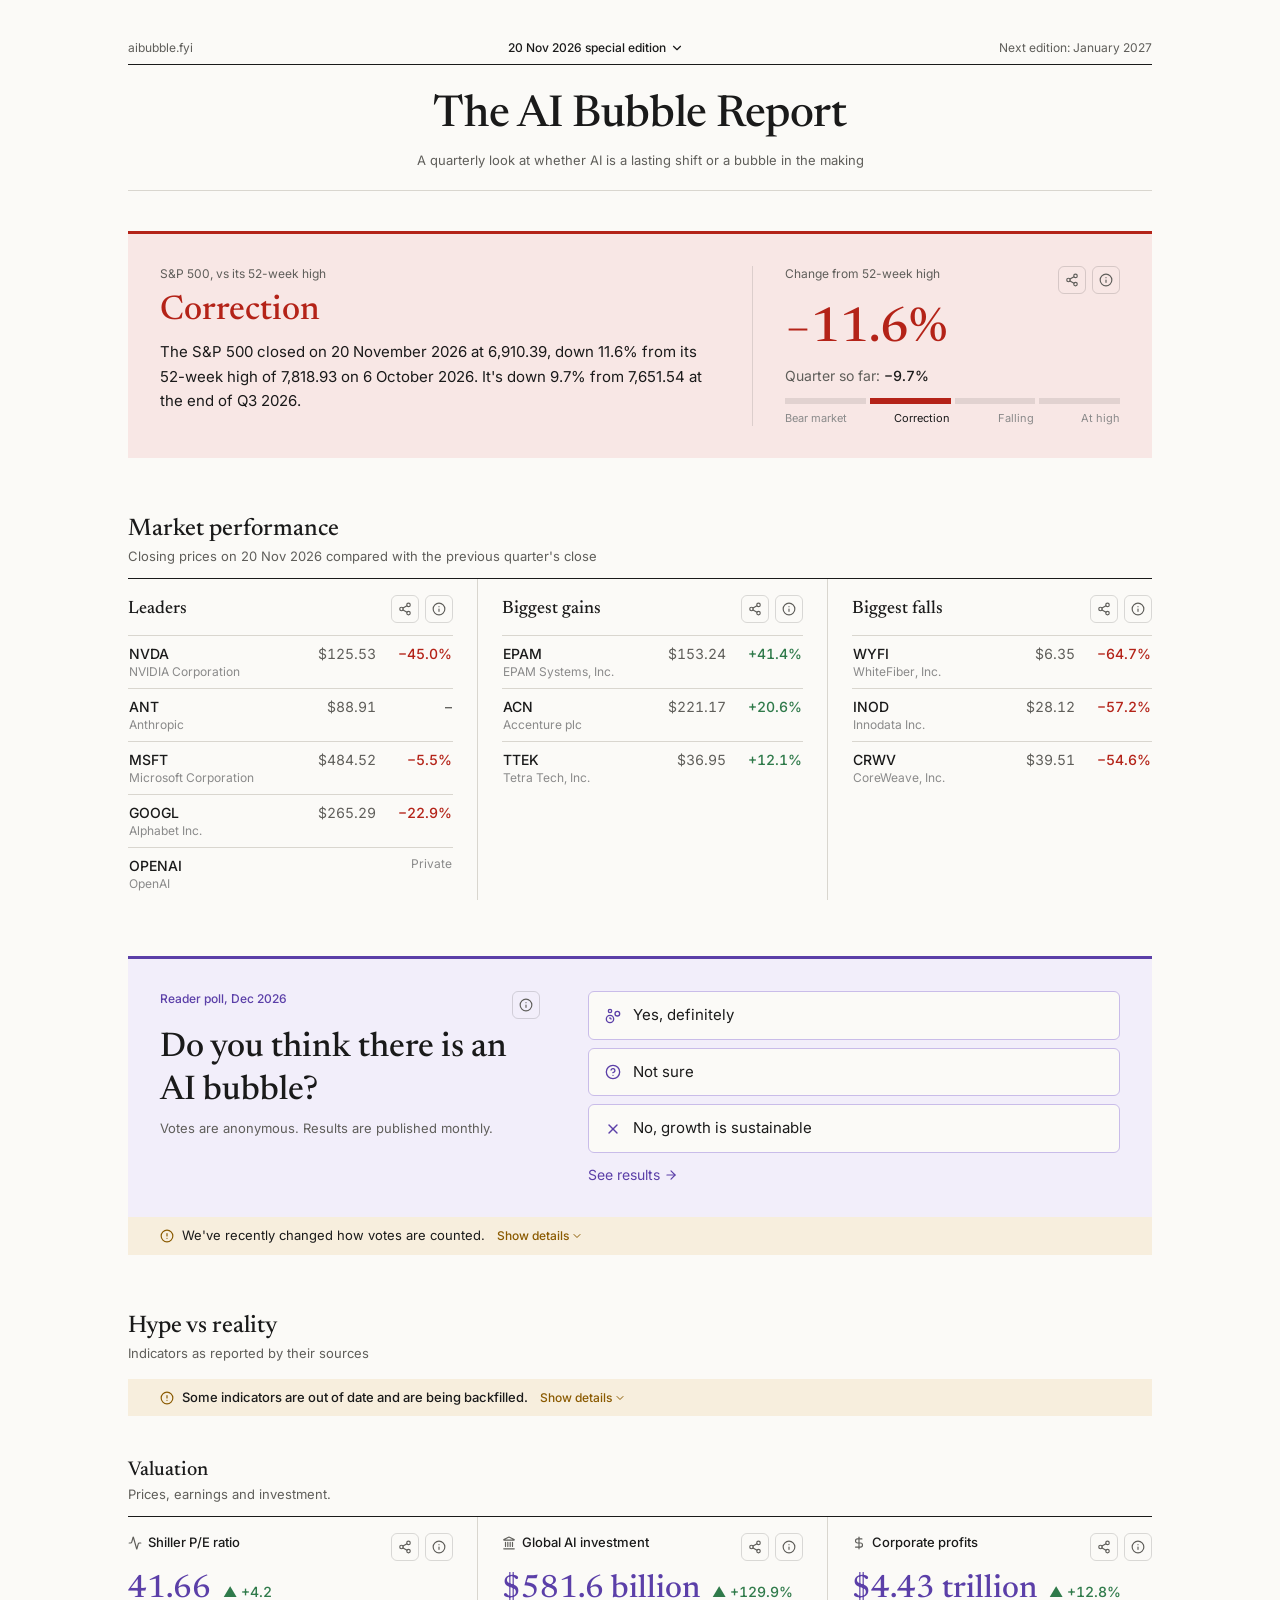
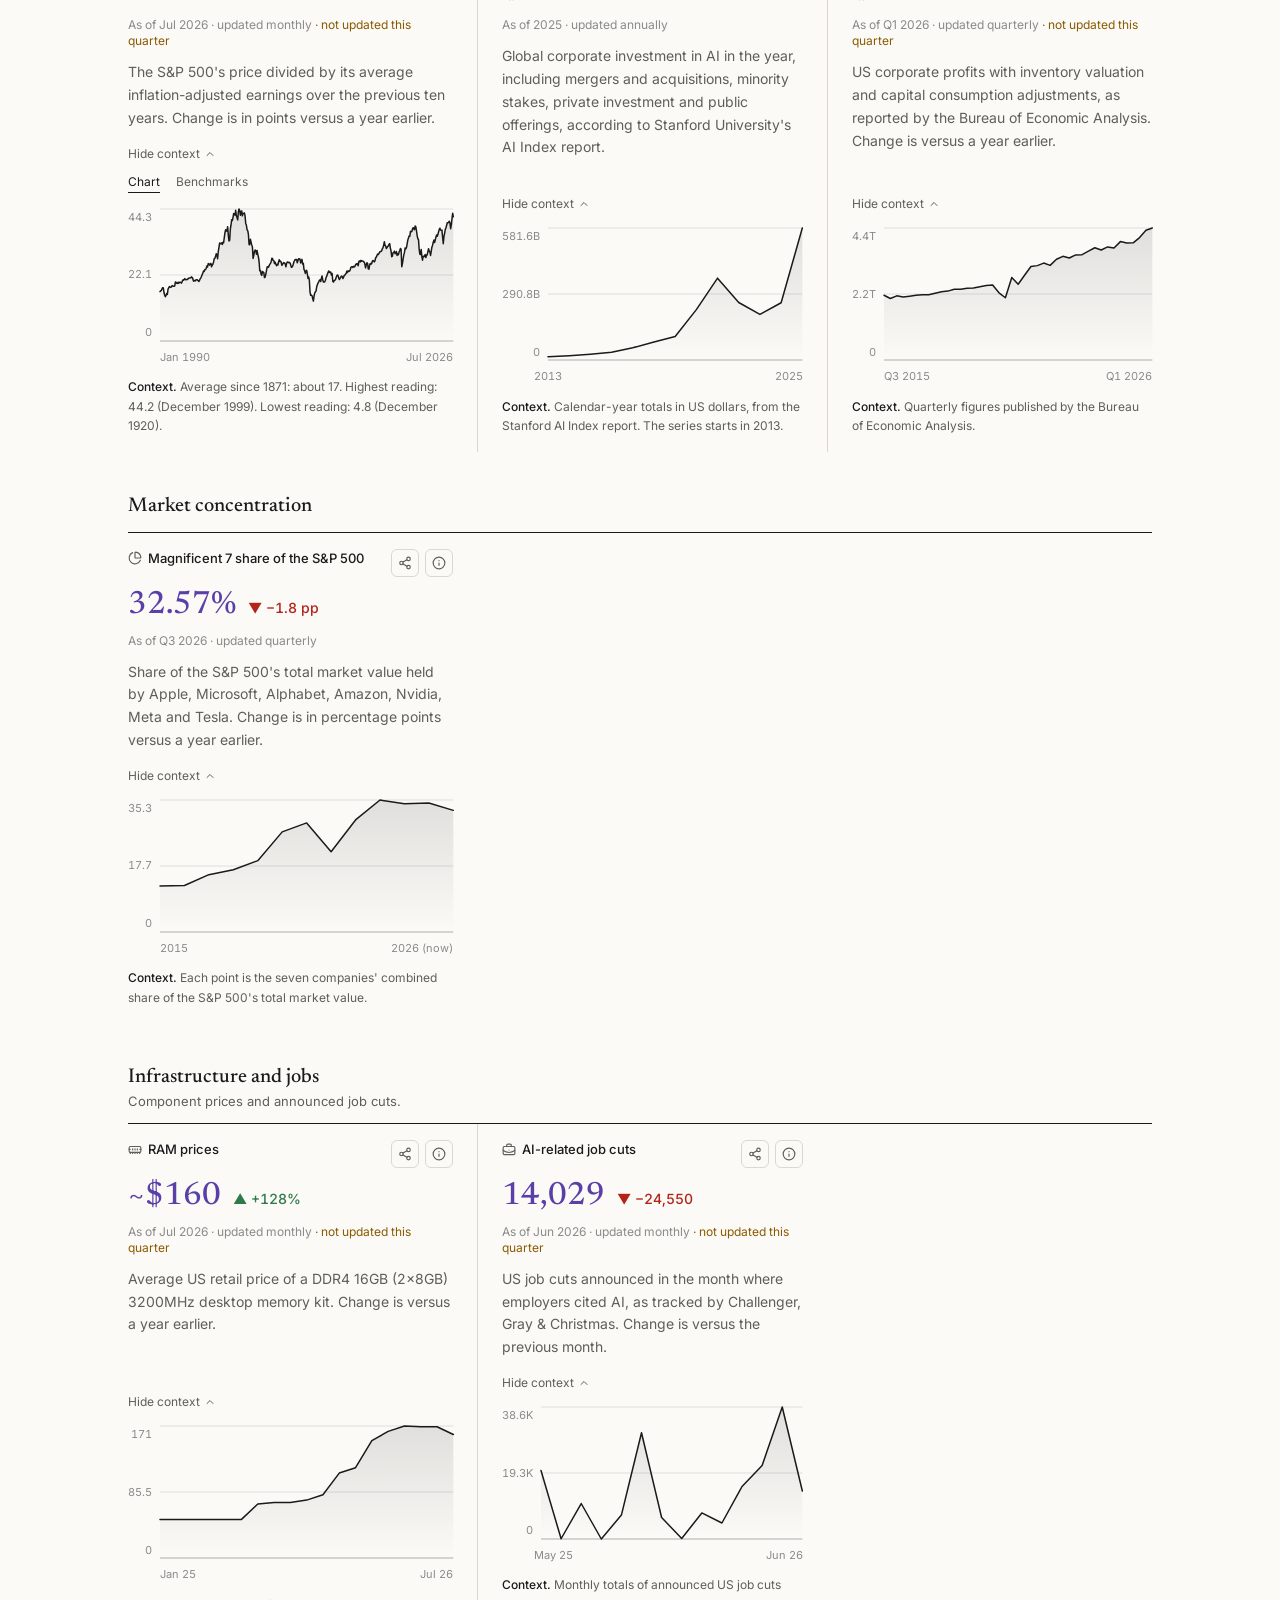
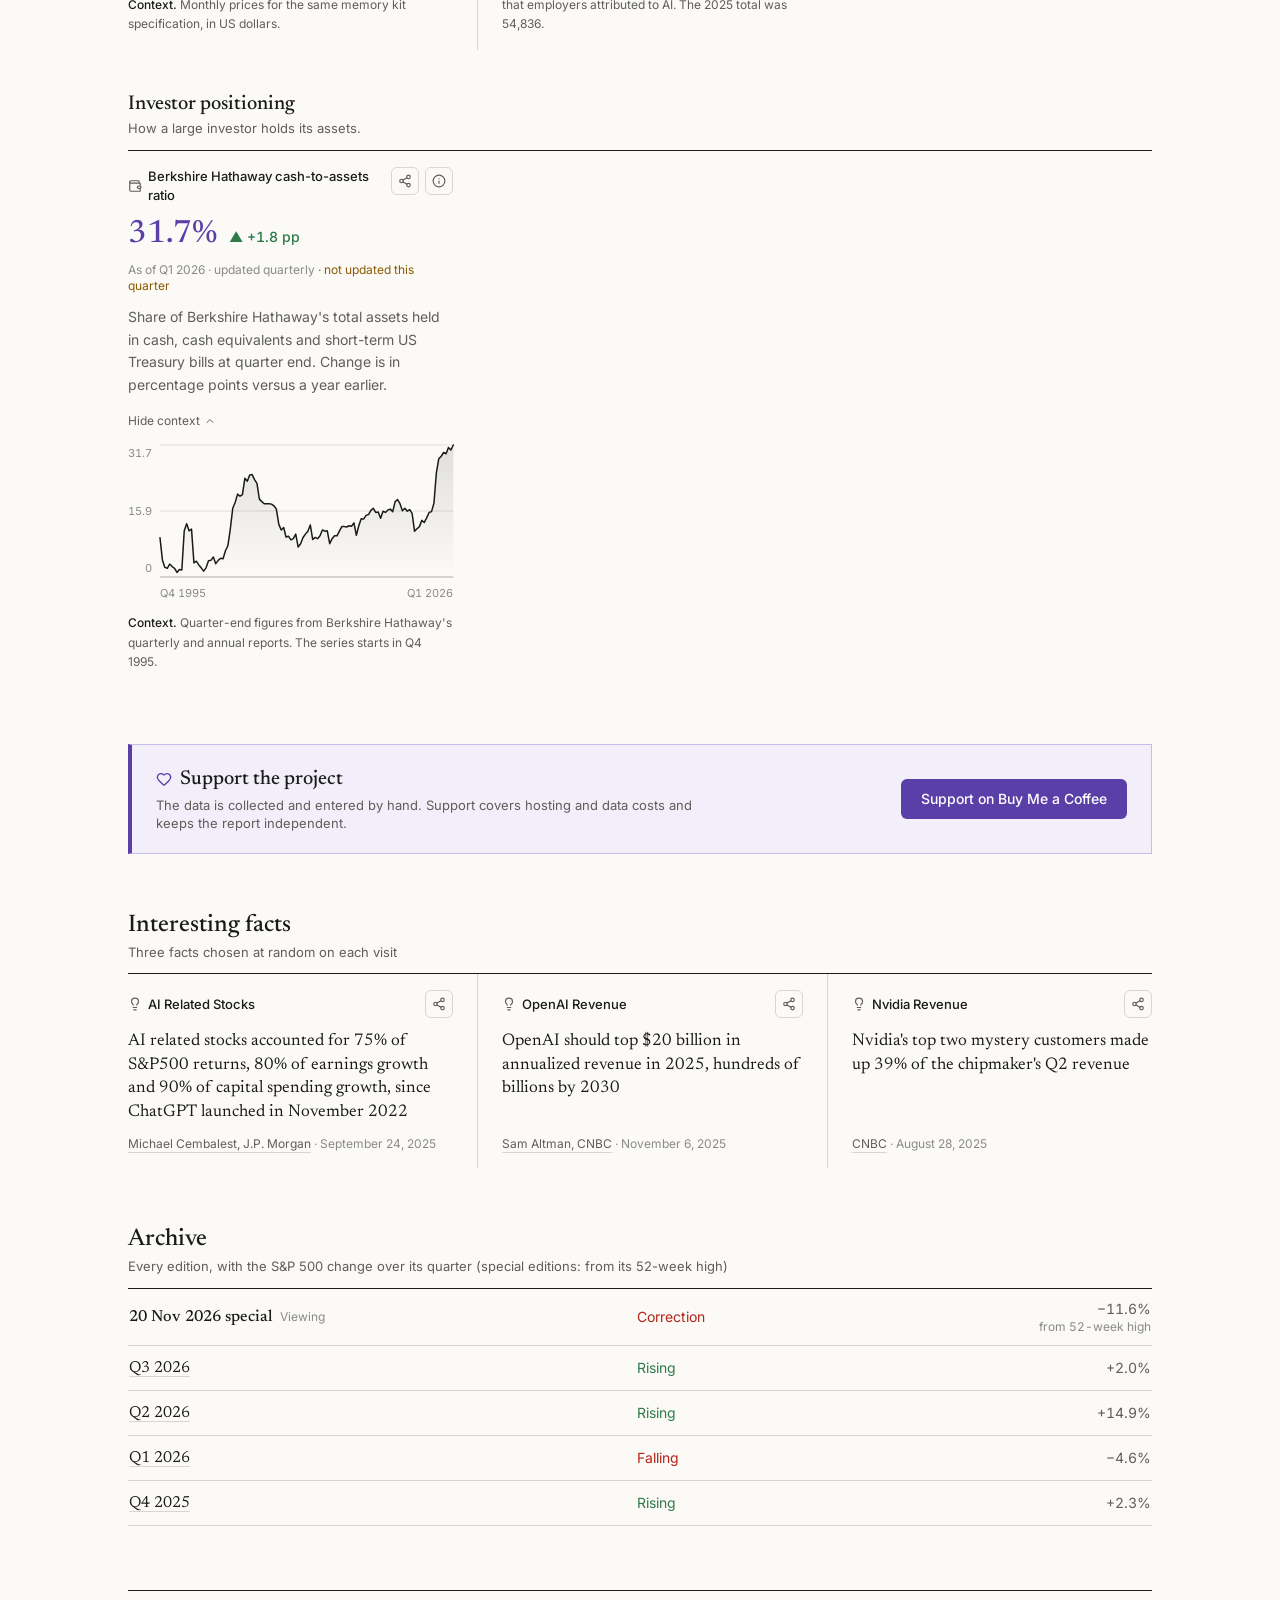
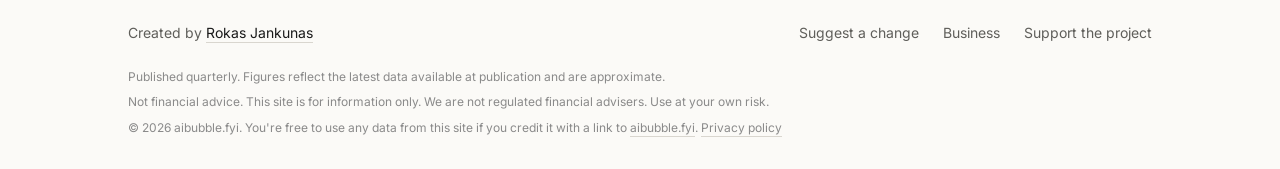
<file: index.html>
<!doctype html>
<html lang="en">

<head>
  <meta charset="UTF-8" />
  <link rel="icon" type="image/svg+xml" href="/favicon.svg" />
  <meta name="viewport" content="width=device-width, initial-scale=1.0" />
  <title>The AI Bubble Report | aibubble.fyi</title>
  <meta name="description"
    content="A quarterly report on whether the AI boom is a lasting shift or a bubble: market performance, valuations and other indicators at the end of each quarter." />
  <link rel="canonical" href="https://aibubble.fyi/" />
  <link rel="preconnect" href="https://fonts.googleapis.com" />
  <link rel="preconnect" href="https://fonts.gstatic.com" crossorigin />
  <link href="https://fonts.googleapis.com/css2?family=Inter:wght@400;500;600&family=Newsreader:opsz,wght@6..72,400;6..72,500;6..72,600&display=swap" rel="stylesheet" />
  <!-- <script async src="https://pagead2.googlesyndication.com/pagead/js/adsbygoogle.js?client=ca-pub-3949128257213977" -->
  <!-- crossorigin="anonymous"></script> -->
  <script src="https://challenges.cloudflare.com/turnstile/v0/api.js" async defer></script>
  <script type="module" crossorigin src="/assets/index-BPCY2xZq.js"></script>
  <link rel="stylesheet" crossorigin href="/assets/index-DM3XU7dy.css">
</head>

<body>
  <div id="root"></div>
</body>

</html>
</file>
<file: assets/index-DM3XU7dy.css>
*,:before,:after{--tw-border-spacing-x: 0;--tw-border-spacing-y: 0;--tw-translate-x: 0;--tw-translate-y: 0;--tw-rotate: 0;--tw-skew-x: 0;--tw-skew-y: 0;--tw-scale-x: 1;--tw-scale-y: 1;--tw-pan-x: ;--tw-pan-y: ;--tw-pinch-zoom: ;--tw-scroll-snap-strictness: proximity;--tw-gradient-from-position: ;--tw-gradient-via-position: ;--tw-gradient-to-position: ;--tw-ordinal: ;--tw-slashed-zero: ;--tw-numeric-figure: ;--tw-numeric-spacing: ;--tw-numeric-fraction: ;--tw-ring-inset: ;--tw-ring-offset-width: 0px;--tw-ring-offset-color: #fff;--tw-ring-color: rgb(59 130 246 / .5);--tw-ring-offset-shadow: 0 0 #0000;--tw-ring-shadow: 0 0 #0000;--tw-shadow: 0 0 #0000;--tw-shadow-colored: 0 0 #0000;--tw-blur: ;--tw-brightness: ;--tw-contrast: ;--tw-grayscale: ;--tw-hue-rotate: ;--tw-invert: ;--tw-saturate: ;--tw-sepia: ;--tw-drop-shadow: ;--tw-backdrop-blur: ;--tw-backdrop-brightness: ;--tw-backdrop-contrast: ;--tw-backdrop-grayscale: ;--tw-backdrop-hue-rotate: ;--tw-backdrop-invert: ;--tw-backdrop-opacity: ;--tw-backdrop-saturate: ;--tw-backdrop-sepia: ;--tw-contain-size: ;--tw-contain-layout: ;--tw-contain-paint: ;--tw-contain-style: }::backdrop{--tw-border-spacing-x: 0;--tw-border-spacing-y: 0;--tw-translate-x: 0;--tw-translate-y: 0;--tw-rotate: 0;--tw-skew-x: 0;--tw-skew-y: 0;--tw-scale-x: 1;--tw-scale-y: 1;--tw-pan-x: ;--tw-pan-y: ;--tw-pinch-zoom: ;--tw-scroll-snap-strictness: proximity;--tw-gradient-from-position: ;--tw-gradient-via-position: ;--tw-gradient-to-position: ;--tw-ordinal: ;--tw-slashed-zero: ;--tw-numeric-figure: ;--tw-numeric-spacing: ;--tw-numeric-fraction: ;--tw-ring-inset: ;--tw-ring-offset-width: 0px;--tw-ring-offset-color: #fff;--tw-ring-color: rgb(59 130 246 / .5);--tw-ring-offset-shadow: 0 0 #0000;--tw-ring-shadow: 0 0 #0000;--tw-shadow: 0 0 #0000;--tw-shadow-colored: 0 0 #0000;--tw-blur: ;--tw-brightness: ;--tw-contrast: ;--tw-grayscale: ;--tw-hue-rotate: ;--tw-invert: ;--tw-saturate: ;--tw-sepia: ;--tw-drop-shadow: ;--tw-backdrop-blur: ;--tw-backdrop-brightness: ;--tw-backdrop-contrast: ;--tw-backdrop-grayscale: ;--tw-backdrop-hue-rotate: ;--tw-backdrop-invert: ;--tw-backdrop-opacity: ;--tw-backdrop-saturate: ;--tw-backdrop-sepia: ;--tw-contain-size: ;--tw-contain-layout: ;--tw-contain-paint: ;--tw-contain-style: }*,:before,:after{box-sizing:border-box;border-width:0;border-style:solid;border-color:#e5e7eb}:before,:after{--tw-content: ""}html,:host{line-height:1.5;-webkit-text-size-adjust:100%;-moz-tab-size:4;-o-tab-size:4;tab-size:4;font-family:Inter,ui-sans-serif,system-ui,sans-serif;font-feature-settings:normal;font-variation-settings:normal;-webkit-tap-highlight-color:transparent}body{margin:0;line-height:inherit}hr{height:0;color:inherit;border-top-width:1px}abbr:where([title]){-webkit-text-decoration:underline dotted;text-decoration:underline dotted}h1,h2,h3,h4,h5,h6{font-size:inherit;font-weight:inherit}a{color:inherit;text-decoration:inherit}b,strong{font-weight:bolder}code,kbd,samp,pre{font-family:ui-monospace,SFMono-Regular,Menlo,Monaco,Consolas,Liberation Mono,Courier New,monospace;font-feature-settings:normal;font-variation-settings:normal;font-size:1em}small{font-size:80%}sub,sup{font-size:75%;line-height:0;position:relative;vertical-align:baseline}sub{bottom:-.25em}sup{top:-.5em}table{text-indent:0;border-color:inherit;border-collapse:collapse}button,input,optgroup,select,textarea{font-family:inherit;font-feature-settings:inherit;font-variation-settings:inherit;font-size:100%;font-weight:inherit;line-height:inherit;letter-spacing:inherit;color:inherit;margin:0;padding:0}button,select{text-transform:none}button,input:where([type=button]),input:where([type=reset]),input:where([type=submit]){-webkit-appearance:button;background-color:transparent;background-image:none}:-moz-focusring{outline:auto}:-moz-ui-invalid{box-shadow:none}progress{vertical-align:baseline}::-webkit-inner-spin-button,::-webkit-outer-spin-button{height:auto}[type=search]{-webkit-appearance:textfield;outline-offset:-2px}::-webkit-search-decoration{-webkit-appearance:none}::-webkit-file-upload-button{-webkit-appearance:button;font:inherit}summary{display:list-item}blockquote,dl,dd,h1,h2,h3,h4,h5,h6,hr,figure,p,pre{margin:0}fieldset{margin:0;padding:0}legend{padding:0}ol,ul,menu{list-style:none;margin:0;padding:0}dialog{padding:0}textarea{resize:vertical}input::-moz-placeholder,textarea::-moz-placeholder{opacity:1;color:#9ca3af}input::placeholder,textarea::placeholder{opacity:1;color:#9ca3af}button,[role=button]{cursor:pointer}:disabled{cursor:default}img,svg,video,canvas,audio,iframe,embed,object{display:block;vertical-align:middle}img,video{max-width:100%;height:auto}[hidden]:where(:not([hidden=until-found])){display:none}:root{--paper: #fbfaf7;--ink: #1a1a1a;--ink-secondary: #5f5e5a;--ink-muted: #8a8a8a;--rule: #d9d6cf;--wash: #efece5;--up: #2f7a4a;--down: #b42318;--notice: #8a5a00;--up-wash: #eaf2ec;--down-wash: #f8e7e5;--notice-wash: #f7eedd;--brand: #5b3fa8;--brand-strong: #4a3290;--brand-soft: #c9bce9;--brand-wash: #f2eefa;--background: 0 0% 100%;--foreground: 222.2 84% 4.9%;--card: 0 0% 100%;--card-foreground: 222.2 84% 4.9%;--popover: 0 0% 100%;--popover-foreground: 222.2 84% 4.9%;--primary: 222.2 47.4% 11.2%;--primary-foreground: 210 40% 98%;--secondary: 210 40% 96.1%;--secondary-foreground: 222.2 47.4% 11.2%;--muted: 210 40% 96.1%;--muted-foreground: 215.4 16.3% 46.9%;--accent: 210 40% 96.1%;--accent-foreground: 222.2 47.4% 11.2%;--destructive: 0 84.2% 60.2%;--destructive-foreground: 210 40% 98%;--border: 214.3 31.8% 91.4%;--input: 214.3 31.8% 91.4%;--ring: 222.2 84% 4.9%;--radius: .5rem}.dark{--background: 222.2 84% 4.9%;--foreground: 210 40% 98%;--card: 222.2 84% 4.9%;--card-foreground: 210 40% 98%;--popover: 222.2 84% 4.9%;--popover-foreground: 210 40% 98%;--primary: 210 40% 98%;--primary-foreground: 222.2 47.4% 11.2%;--secondary: 217.2 32.6% 17.5%;--secondary-foreground: 210 40% 98%;--muted: 217.2 32.6% 17.5%;--muted-foreground: 215 20.2% 65.1%;--accent: 217.2 32.6% 17.5%;--accent-foreground: 210 40% 98%;--destructive: 0 62.8% 30.6%;--destructive-foreground: 210 40% 98%;--border: 217.2 32.6% 17.5%;--input: 217.2 32.6% 17.5%;--ring: 212.7 26.8% 83.9%}*{border-color:var(--border)}body{background-color:var(--paper);font-family:Inter,ui-sans-serif,system-ui,sans-serif;color:var(--ink);-webkit-font-smoothing:antialiased;-moz-osx-font-smoothing:grayscale}.container{width:100%;margin-right:auto;margin-left:auto;padding-right:2rem;padding-left:2rem}@media(min-width:1400px){.container{max-width:1400px}}.section-title{font-family:Newsreader,ui-serif,Georgia,serif;font-size:1.5rem;line-height:2rem;font-weight:500;line-height:1.25;color:var(--ink)}.caption{font-size:13px;line-height:1.375;color:var(--ink-secondary)}.label{font-size:.75rem;line-height:1rem;color:var(--ink-secondary)}.figure{font-family:Newsreader,ui-serif,Georgia,serif;font-weight:500;--tw-numeric-spacing: tabular-nums;font-variant-numeric:var(--tw-ordinal) var(--tw-slashed-zero) var(--tw-numeric-figure) var(--tw-numeric-spacing) var(--tw-numeric-fraction);color:var(--ink)}.rule-top{border-top-width:1px;border-color:var(--ink)}.icon-button{display:inline-flex;height:1.75rem;width:1.75rem;flex-shrink:0;align-items:center;justify-content:center;border-radius:calc(var(--radius) - 2px);border-width:1px;border-color:#1a1a1a26;background-color:transparent;color:var(--ink-secondary);transition-property:color,background-color,border-color,text-decoration-color,fill,stroke;transition-timing-function:cubic-bezier(.4,0,.2,1);transition-duration:.15s}.icon-button:hover{border-color:var(--ink);color:var(--ink)}.above-bubbles{position:relative;z-index:20;background-color:var(--paper)}.report-blocks>*{position:relative;z-index:20}:where(.report-blocks>*){background-color:var(--paper)}.text-link{text-decoration-line:underline;text-decoration-color:var(--rule);text-underline-offset:4px;transition-property:color,background-color,border-color,text-decoration-color,fill,stroke;transition-timing-function:cubic-bezier(.4,0,.2,1);transition-duration:.15s}.text-link:hover{text-decoration-color:var(--ink)}.pointer-events-none{pointer-events:none}.pointer-events-auto{pointer-events:auto}.visible{visibility:visible}.fixed{position:fixed}.absolute{position:absolute}.relative{position:relative}.inset-0{inset:0}.inset-y-0{top:0;bottom:0}.-top-1{top:-.25rem}.left-0{left:0}.left-2{left:.5rem}.left-\[15\%\]{left:15%}.right-0{right:0}.right-5{right:1.25rem}.top-0{top:0}.top-12{top:3rem}.top-5{top:1.25rem}.top-\[15\%\]{top:15%}.z-10{z-index:10}.z-20{z-index:20}.z-50{z-index:50}.z-\[100\]{z-index:100}.m-0{margin:0}.-mx-1{margin-left:-.25rem;margin-right:-.25rem}.mx-auto{margin-left:auto;margin-right:auto}.my-1{margin-top:.25rem;margin-bottom:.25rem}.-mt-4{margin-top:-1rem}.mb-10{margin-bottom:2.5rem}.mb-2{margin-bottom:.5rem}.mb-3{margin-bottom:.75rem}.mb-8{margin-bottom:2rem}.ml-2{margin-left:.5rem}.ml-auto{margin-left:auto}.mr-2{margin-right:.5rem}.mt-0\.5{margin-top:.125rem}.mt-1\.5{margin-top:.375rem}.mt-12{margin-top:3rem}.mt-2{margin-top:.5rem}.mt-3{margin-top:.75rem}.mt-4{margin-top:1rem}.mt-auto{margin-top:auto}.block{display:block}.flex{display:flex}.inline-flex{display:inline-flex}.table{display:table}.grid{display:grid}.hidden{display:none}.h-0{height:0px}.h-1\.5{height:.375rem}.h-10{height:2.5rem}.h-11{height:2.75rem}.h-2{height:.5rem}.h-2\.5{height:.625rem}.h-3{height:.75rem}.h-3\.5{height:.875rem}.h-4{height:1rem}.h-5{height:1.25rem}.h-9{height:2.25rem}.h-\[25\%\]{height:25%}.h-full{height:100%}.h-px{height:1px}.max-h-\[85vh\]{max-height:85vh}.min-h-\[140px\]{min-height:140px}.min-h-screen{min-height:100vh}.w-0{width:0px}.w-10{width:2.5rem}.w-2{width:.5rem}.w-2\.5{width:.625rem}.w-3{width:.75rem}.w-3\.5{width:.875rem}.w-4{width:1rem}.w-44{width:11rem}.w-5{width:1.25rem}.w-\[25\%\]{width:25%}.w-\[4\.75rem\]{width:4.75rem}.w-\[6\.25rem\]{width:6.25rem}.w-fit{width:-moz-fit-content;width:fit-content}.w-full{width:100%}.w-max{width:-moz-max-content;width:max-content}.w-px{width:1px}.min-w-\[10rem\]{min-width:10rem}.min-w-\[12rem\]{min-width:12rem}.min-w-\[32px\]{min-width:32px}.min-w-\[8rem\]{min-width:8rem}.max-w-3xl{max-width:48rem}.max-w-5xl{max-width:64rem}.max-w-md{max-width:28rem}.max-w-xl{max-width:36rem}.flex-1{flex:1 1 0%}.shrink-0{flex-shrink:0}.table-fixed{table-layout:fixed}.-translate-x-1\/2{--tw-translate-x: -50%;transform:translate(var(--tw-translate-x),var(--tw-translate-y)) rotate(var(--tw-rotate)) skew(var(--tw-skew-x)) skewY(var(--tw-skew-y)) scaleX(var(--tw-scale-x)) scaleY(var(--tw-scale-y))}.-translate-y-1\/2{--tw-translate-y: -50%;transform:translate(var(--tw-translate-x),var(--tw-translate-y)) rotate(var(--tw-rotate)) skew(var(--tw-skew-x)) skewY(var(--tw-skew-y)) scaleX(var(--tw-scale-x)) scaleY(var(--tw-scale-y))}.rotate-180{--tw-rotate: 180deg;transform:translate(var(--tw-translate-x),var(--tw-translate-y)) rotate(var(--tw-rotate)) skew(var(--tw-skew-x)) skewY(var(--tw-skew-y)) scaleX(var(--tw-scale-x)) scaleY(var(--tw-scale-y))}.transform{transform:translate(var(--tw-translate-x),var(--tw-translate-y)) rotate(var(--tw-rotate)) skew(var(--tw-skew-x)) skewY(var(--tw-skew-y)) scaleX(var(--tw-scale-x)) scaleY(var(--tw-scale-y))}@keyframes spin{to{transform:rotate(360deg)}}.animate-spin{animation:spin 1s linear infinite}.cursor-crosshair{cursor:crosshair}.cursor-default{cursor:default}.cursor-pointer{cursor:pointer}.select-none{-webkit-user-select:none;-moz-user-select:none;user-select:none}.resize{resize:both}.grid-cols-1{grid-template-columns:repeat(1,minmax(0,1fr))}.flex-col{flex-direction:column}.flex-wrap{flex-wrap:wrap}.items-start{align-items:flex-start}.items-end{align-items:flex-end}.items-center{align-items:center}.items-baseline{align-items:baseline}.items-stretch{align-items:stretch}.justify-center{justify-content:center}.justify-between{justify-content:space-between}.gap-0\.5{gap:.125rem}.gap-1{gap:.25rem}.gap-1\.5{gap:.375rem}.gap-2{gap:.5rem}.gap-3{gap:.75rem}.gap-4{gap:1rem}.gap-6{gap:1.5rem}.gap-8{gap:2rem}.gap-x-3{-moz-column-gap:.75rem;column-gap:.75rem}.gap-x-6{-moz-column-gap:1.5rem;column-gap:1.5rem}.gap-y-1{row-gap:.25rem}.space-y-1>:not([hidden])~:not([hidden]){--tw-space-y-reverse: 0;margin-top:calc(.25rem * calc(1 - var(--tw-space-y-reverse)));margin-bottom:calc(.25rem * var(--tw-space-y-reverse))}.space-y-1\.5>:not([hidden])~:not([hidden]){--tw-space-y-reverse: 0;margin-top:calc(.375rem * calc(1 - var(--tw-space-y-reverse)));margin-bottom:calc(.375rem * var(--tw-space-y-reverse))}.space-y-10>:not([hidden])~:not([hidden]){--tw-space-y-reverse: 0;margin-top:calc(2.5rem * calc(1 - var(--tw-space-y-reverse)));margin-bottom:calc(2.5rem * var(--tw-space-y-reverse))}.space-y-14>:not([hidden])~:not([hidden]){--tw-space-y-reverse: 0;margin-top:calc(3.5rem * calc(1 - var(--tw-space-y-reverse)));margin-bottom:calc(3.5rem * var(--tw-space-y-reverse))}.space-y-2>:not([hidden])~:not([hidden]){--tw-space-y-reverse: 0;margin-top:calc(.5rem * calc(1 - var(--tw-space-y-reverse)));margin-bottom:calc(.5rem * var(--tw-space-y-reverse))}.space-y-3>:not([hidden])~:not([hidden]){--tw-space-y-reverse: 0;margin-top:calc(.75rem * calc(1 - var(--tw-space-y-reverse)));margin-bottom:calc(.75rem * var(--tw-space-y-reverse))}.space-y-4>:not([hidden])~:not([hidden]){--tw-space-y-reverse: 0;margin-top:calc(1rem * calc(1 - var(--tw-space-y-reverse)));margin-bottom:calc(1rem * var(--tw-space-y-reverse))}.space-y-5>:not([hidden])~:not([hidden]){--tw-space-y-reverse: 0;margin-top:calc(1.25rem * calc(1 - var(--tw-space-y-reverse)));margin-bottom:calc(1.25rem * var(--tw-space-y-reverse))}.space-y-6>:not([hidden])~:not([hidden]){--tw-space-y-reverse: 0;margin-top:calc(1.5rem * calc(1 - var(--tw-space-y-reverse)));margin-bottom:calc(1.5rem * var(--tw-space-y-reverse))}.self-start{align-self:flex-start}.self-end{align-self:flex-end}.overflow-hidden{overflow:hidden}.overflow-visible{overflow:visible}.overflow-y-auto{overflow-y:auto}.overflow-x-hidden{overflow-x:hidden}.truncate{overflow:hidden;text-overflow:ellipsis;white-space:nowrap}.whitespace-nowrap{white-space:nowrap}.break-words{overflow-wrap:break-word}.break-all{word-break:break-all}.rounded{border-radius:.25rem}.rounded-full{border-radius:9999px}.rounded-lg{border-radius:var(--radius)}.rounded-md{border-radius:calc(var(--radius) - 2px)}.rounded-sm{border-radius:calc(var(--radius) - 4px)}.border{border-width:1px}.border-2{border-width:2px}.border-b{border-bottom-width:1px}.border-b-\[4px\]{border-bottom-width:4px}.border-l-4,.border-l-\[4px\]{border-left-width:4px}.border-r-\[4px\]{border-right-width:4px}.border-t{border-top-width:1px}.border-t-\[3px\]{border-top-width:3px}.border-t-\[4px\]{border-top-width:4px}.border-brand{border-color:var(--brand)}.border-brand-soft{border-color:var(--brand-soft)}.border-down{border-color:var(--down)}.border-indigo-100{--tw-border-opacity: 1;border-color:rgb(224 231 255 / var(--tw-border-opacity, 1))}.border-ink{border-color:var(--ink)}.border-input{border-color:var(--input)}.border-neutral-100{--tw-border-opacity: 1;border-color:rgb(245 245 245 / var(--tw-border-opacity, 1))}.border-neutral-200\/60{border-color:#e5e5e599}.border-rule{border-color:var(--rule)}.border-transparent{border-color:transparent}.border-up{border-color:var(--up)}.border-b-ink{border-bottom-color:var(--ink)}.border-l-brand{border-left-color:var(--brand)}.border-l-transparent{border-left-color:transparent}.border-r-transparent{border-right-color:transparent}.border-t-ink{border-top-color:var(--ink)}.bg-\[rgba\(26\,26\,26\,0\.1\)\]{background-color:#1a1a1a1a}.bg-\[rgba\(26\,26\,26\,0\.4\)\]{background-color:#1a1a1a66}.bg-background{background-color:var(--background)}.bg-blue-400\/5{background-color:#60a5fa0d}.bg-brand{background-color:var(--brand)}.bg-brand-soft{background-color:var(--brand-soft)}.bg-brand-wash{background-color:var(--brand-wash)}.bg-card{background-color:var(--card)}.bg-destructive{background-color:var(--destructive)}.bg-down{background-color:var(--down)}.bg-down-wash{background-color:var(--down-wash)}.bg-emerald-100{--tw-bg-opacity: 1;background-color:rgb(209 250 229 / var(--tw-bg-opacity, 1))}.bg-indigo-100{--tw-bg-opacity: 1;background-color:rgb(224 231 255 / var(--tw-bg-opacity, 1))}.bg-indigo-600{--tw-bg-opacity: 1;background-color:rgb(79 70 229 / var(--tw-bg-opacity, 1))}.bg-ink{background-color:var(--ink)}.bg-ink-secondary{background-color:var(--ink-secondary)}.bg-notice-wash{background-color:var(--notice-wash)}.bg-paper{background-color:var(--paper)}.bg-primary{background-color:var(--primary)}.bg-rule{background-color:var(--rule)}.bg-secondary{background-color:var(--secondary)}.bg-sky-100{--tw-bg-opacity: 1;background-color:rgb(224 242 254 / var(--tw-bg-opacity, 1))}.bg-transparent{background-color:transparent}.bg-up{background-color:var(--up)}.bg-up-wash{background-color:var(--up-wash)}.bg-wash{background-color:var(--wash)}.bg-white\/40{background-color:#fff6}.bg-white\/50{background-color:#ffffff80}.bg-gradient-to-br{background-image:linear-gradient(to bottom right,var(--tw-gradient-stops))}.from-indigo-50{--tw-gradient-from: #eef2ff var(--tw-gradient-from-position);--tw-gradient-to: rgb(238 242 255 / 0) var(--tw-gradient-to-position);--tw-gradient-stops: var(--tw-gradient-from), var(--tw-gradient-to)}.to-purple-50{--tw-gradient-to: #faf5ff var(--tw-gradient-to-position)}.fill-current{fill:currentColor}.p-1{padding:.25rem}.p-1\.5{padding:.375rem}.p-2{padding:.5rem}.p-4{padding:1rem}.p-6{padding:1.5rem}.px-0{padding-left:0;padding-right:0}.px-2{padding-left:.5rem;padding-right:.5rem}.px-2\.5{padding-left:.625rem;padding-right:.625rem}.px-3{padding-left:.75rem;padding-right:.75rem}.px-4{padding-left:1rem;padding-right:1rem}.px-5{padding-left:1.25rem;padding-right:1.25rem}.px-6{padding-left:1.5rem;padding-right:1.5rem}.px-8{padding-left:2rem;padding-right:2rem}.py-1{padding-top:.25rem;padding-bottom:.25rem}.py-1\.5{padding-top:.375rem;padding-bottom:.375rem}.py-2{padding-top:.5rem;padding-bottom:.5rem}.py-2\.5{padding-top:.625rem;padding-bottom:.625rem}.py-24{padding-top:6rem;padding-bottom:6rem}.py-3{padding-top:.75rem;padding-bottom:.75rem}.py-4{padding-top:1rem;padding-bottom:1rem}.py-5{padding-top:1.25rem;padding-bottom:1.25rem}.py-6{padding-top:1.5rem;padding-bottom:1.5rem}.py-8{padding-top:2rem;padding-bottom:2rem}.pb-0\.5{padding-bottom:.125rem}.pb-16{padding-bottom:4rem}.pb-2{padding-bottom:.5rem}.pb-4{padding-bottom:1rem}.pb-5{padding-bottom:1.25rem}.pb-6{padding-bottom:1.5rem}.pl-1{padding-left:.25rem}.pl-2{padding-left:.5rem}.pl-4{padding-left:1rem}.pl-8{padding-left:2rem}.pr-10{padding-right:2.5rem}.pr-16{padding-right:4rem}.pr-2{padding-right:.5rem}.pr-4{padding-right:1rem}.pt-0{padding-top:0}.pt-1{padding-top:.25rem}.pt-10{padding-top:2.5rem}.pt-3{padding-top:.75rem}.pt-4{padding-top:1rem}.pt-6{padding-top:1.5rem}.text-left{text-align:left}.text-center{text-align:center}.text-right{text-align:right}.align-top{vertical-align:top}.font-sans{font-family:Inter,ui-sans-serif,system-ui,sans-serif}.font-serif{font-family:Newsreader,ui-serif,Georgia,serif}.text-2xl{font-size:1.5rem;line-height:2rem}.text-3xl{font-size:1.875rem;line-height:2.25rem}.text-4xl{font-size:2.25rem;line-height:2.5rem}.text-5xl{font-size:3rem;line-height:1}.text-\[11px\]{font-size:11px}.text-\[13px\]{font-size:13px}.text-\[15px\]{font-size:15px}.text-\[17px\]{font-size:17px}.text-\[32px\]{font-size:32px}.text-base{font-size:1rem;line-height:1.5rem}.text-lg{font-size:1.125rem;line-height:1.75rem}.text-sm{font-size:.875rem;line-height:1.25rem}.text-xl{font-size:1.25rem;line-height:1.75rem}.text-xs{font-size:.75rem;line-height:1rem}.font-medium{font-weight:500}.font-semibold{font-weight:600}.uppercase{text-transform:uppercase}.tabular-nums{--tw-numeric-spacing: tabular-nums;font-variant-numeric:var(--tw-ordinal) var(--tw-slashed-zero) var(--tw-numeric-figure) var(--tw-numeric-spacing) var(--tw-numeric-fraction)}.leading-none{line-height:1}.leading-relaxed{line-height:1.625}.leading-snug{line-height:1.375}.leading-tight{line-height:1.25}.tracking-\[-0\.01em\]{letter-spacing:-.01em}.tracking-tight{letter-spacing:-.025em}.tracking-widest{letter-spacing:.1em}.text-brand{color:var(--brand)}.text-card-foreground{color:var(--card-foreground)}.text-destructive-foreground{color:var(--destructive-foreground)}.text-down{color:var(--down)}.text-emerald-600{--tw-text-opacity: 1;color:rgb(5 150 105 / var(--tw-text-opacity, 1))}.text-indigo-600{--tw-text-opacity: 1;color:rgb(79 70 229 / var(--tw-text-opacity, 1))}.text-ink{color:var(--ink)}.text-ink-muted{color:var(--ink-muted)}.text-ink-secondary{color:var(--ink-secondary)}.text-muted-foreground{color:var(--muted-foreground)}.text-neutral-500{--tw-text-opacity: 1;color:rgb(115 115 115 / var(--tw-text-opacity, 1))}.text-neutral-950{--tw-text-opacity: 1;color:rgb(10 10 10 / var(--tw-text-opacity, 1))}.text-notice{color:var(--notice)}.text-paper{color:var(--paper)}.text-primary{color:var(--primary)}.text-primary-foreground{color:var(--primary-foreground)}.text-rule{color:var(--rule)}.text-secondary-foreground{color:var(--secondary-foreground)}.text-sky-600{--tw-text-opacity: 1;color:rgb(2 132 199 / var(--tw-text-opacity, 1))}.text-slate-400{--tw-text-opacity: 1;color:rgb(148 163 184 / var(--tw-text-opacity, 1))}.text-slate-600{--tw-text-opacity: 1;color:rgb(71 85 105 / var(--tw-text-opacity, 1))}.text-slate-700{--tw-text-opacity: 1;color:rgb(51 65 85 / var(--tw-text-opacity, 1))}.text-up{color:var(--up)}.text-white{--tw-text-opacity: 1;color:rgb(255 255 255 / var(--tw-text-opacity, 1))}.no-underline{text-decoration-line:none}.decoration-rule{text-decoration-color:var(--rule)}.underline-offset-4{text-underline-offset:4px}.antialiased{-webkit-font-smoothing:antialiased;-moz-osx-font-smoothing:grayscale}.opacity-0{opacity:0}.opacity-60{opacity:.6}.shadow-lg{--tw-shadow: 0 10px 15px -3px rgb(0 0 0 / .1), 0 4px 6px -4px rgb(0 0 0 / .1);--tw-shadow-colored: 0 10px 15px -3px var(--tw-shadow-color), 0 4px 6px -4px var(--tw-shadow-color);box-shadow:var(--tw-ring-offset-shadow, 0 0 #0000),var(--tw-ring-shadow, 0 0 #0000),var(--tw-shadow)}.shadow-none{--tw-shadow: 0 0 #0000;--tw-shadow-colored: 0 0 #0000;box-shadow:var(--tw-ring-offset-shadow, 0 0 #0000),var(--tw-ring-shadow, 0 0 #0000),var(--tw-shadow)}.shadow-sm{--tw-shadow: 0 1px 2px 0 rgb(0 0 0 / .05);--tw-shadow-colored: 0 1px 2px 0 var(--tw-shadow-color);box-shadow:var(--tw-ring-offset-shadow, 0 0 #0000),var(--tw-ring-shadow, 0 0 #0000),var(--tw-shadow)}.outline-none{outline:2px solid transparent;outline-offset:2px}.outline{outline-style:solid}.ring-offset-background{--tw-ring-offset-color: var(--background)}.blur{--tw-blur: blur(8px);filter:var(--tw-blur) var(--tw-brightness) var(--tw-contrast) var(--tw-grayscale) var(--tw-hue-rotate) var(--tw-invert) var(--tw-saturate) var(--tw-sepia) var(--tw-drop-shadow)}.blur-\[1px\]{--tw-blur: blur(1px);filter:var(--tw-blur) var(--tw-brightness) var(--tw-contrast) var(--tw-grayscale) var(--tw-hue-rotate) var(--tw-invert) var(--tw-saturate) var(--tw-sepia) var(--tw-drop-shadow)}.filter{filter:var(--tw-blur) var(--tw-brightness) var(--tw-contrast) var(--tw-grayscale) var(--tw-hue-rotate) var(--tw-invert) var(--tw-saturate) var(--tw-sepia) var(--tw-drop-shadow)}.backdrop-blur-sm{--tw-backdrop-blur: blur(4px);-webkit-backdrop-filter:var(--tw-backdrop-blur) var(--tw-backdrop-brightness) var(--tw-backdrop-contrast) var(--tw-backdrop-grayscale) var(--tw-backdrop-hue-rotate) var(--tw-backdrop-invert) var(--tw-backdrop-opacity) var(--tw-backdrop-saturate) var(--tw-backdrop-sepia);backdrop-filter:var(--tw-backdrop-blur) var(--tw-backdrop-brightness) var(--tw-backdrop-contrast) var(--tw-backdrop-grayscale) var(--tw-backdrop-hue-rotate) var(--tw-backdrop-invert) var(--tw-backdrop-opacity) var(--tw-backdrop-saturate) var(--tw-backdrop-sepia)}.transition{transition-property:color,background-color,border-color,text-decoration-color,fill,stroke,opacity,box-shadow,transform,filter,backdrop-filter;transition-timing-function:cubic-bezier(.4,0,.2,1);transition-duration:.15s}.transition-all{transition-property:all;transition-timing-function:cubic-bezier(.4,0,.2,1);transition-duration:.15s}.transition-colors{transition-property:color,background-color,border-color,text-decoration-color,fill,stroke;transition-timing-function:cubic-bezier(.4,0,.2,1);transition-duration:.15s}.transition-transform{transition-property:transform;transition-timing-function:cubic-bezier(.4,0,.2,1);transition-duration:.15s}.duration-300{transition-duration:.3s}.duration-500{transition-duration:.5s}.duration-75{transition-duration:75ms}.ease-out{transition-timing-function:cubic-bezier(0,0,.2,1)}@keyframes enter{0%{opacity:var(--tw-enter-opacity, 1);transform:translate3d(var(--tw-enter-translate-x, 0),var(--tw-enter-translate-y, 0),0) scale3d(var(--tw-enter-scale, 1),var(--tw-enter-scale, 1),var(--tw-enter-scale, 1)) rotate(var(--tw-enter-rotate, 0))}}@keyframes exit{to{opacity:var(--tw-exit-opacity, 1);transform:translate3d(var(--tw-exit-translate-x, 0),var(--tw-exit-translate-y, 0),0) scale3d(var(--tw-exit-scale, 1),var(--tw-exit-scale, 1),var(--tw-exit-scale, 1)) rotate(var(--tw-exit-rotate, 0))}}.duration-300{animation-duration:.3s}.duration-500{animation-duration:.5s}.duration-75{animation-duration:75ms}.ease-out{animation-timing-function:cubic-bezier(0,0,.2,1)}.running{animation-play-state:running}@keyframes float-up{0%{transform:translateY(0) translate(0);opacity:0}10%{opacity:var(--bubble-opacity, .2)}90%{opacity:var(--bubble-opacity, .2)}to{transform:translateY(-120vh) translate(var(--bubble-sway, 20px));opacity:0}}@keyframes notice-ticker-scroll{0%{transform:translate(0)}to{transform:translate(-50%)}}.notice-ticker-track{animation:notice-ticker-scroll 60s linear infinite}.notice-ticker:hover .notice-ticker-track{animation-play-state:paused}@media(prefers-reduced-motion:reduce){.notice-ticker-track{animation:none;padding-left:1.25rem}}.\[\&_a\]\:text-link a{text-decoration-line:underline;text-decoration-color:var(--rule);text-underline-offset:4px;transition-property:color,background-color,border-color,text-decoration-color,fill,stroke;transition-timing-function:cubic-bezier(.4,0,.2,1);transition-duration:.15s}.\[\&_a\]\:text-link a:hover{text-decoration-color:var(--ink)}.selection\:bg-rule *::-moz-selection{background-color:var(--rule)}.selection\:bg-rule *::selection{background-color:var(--rule)}.selection\:bg-rule::-moz-selection{background-color:var(--rule)}.selection\:bg-rule::selection{background-color:var(--rule)}.hover\:scale-110:hover{--tw-scale-x: 1.1;--tw-scale-y: 1.1;transform:translate(var(--tw-translate-x),var(--tw-translate-y)) rotate(var(--tw-rotate)) skew(var(--tw-skew-x)) skewY(var(--tw-skew-y)) scaleX(var(--tw-scale-x)) scaleY(var(--tw-scale-y))}.hover\:border-brand:hover{border-color:var(--brand)}.hover\:bg-accent:hover{background-color:var(--accent)}.hover\:bg-blue-400\/50:hover{background-color:#60a5fa80}.hover\:bg-brand-strong:hover{background-color:var(--brand-strong)}.hover\:bg-indigo-700:hover{--tw-bg-opacity: 1;background-color:rgb(67 56 202 / var(--tw-bg-opacity, 1))}.hover\:bg-ink:hover{background-color:var(--ink)}.hover\:bg-white\/50:hover{background-color:#ffffff80}.hover\:text-accent-foreground:hover{color:var(--accent-foreground)}.hover\:text-brand-strong:hover{color:var(--brand-strong)}.hover\:text-ink:hover{color:var(--ink)}.hover\:text-ink-secondary:hover{color:var(--ink-secondary)}.hover\:text-paper:hover{color:var(--paper)}.hover\:underline:hover{text-decoration-line:underline}.hover\:shadow-md:hover{--tw-shadow: 0 4px 6px -1px rgb(0 0 0 / .1), 0 2px 4px -2px rgb(0 0 0 / .1);--tw-shadow-colored: 0 4px 6px -1px var(--tw-shadow-color), 0 2px 4px -2px var(--tw-shadow-color);box-shadow:var(--tw-ring-offset-shadow, 0 0 #0000),var(--tw-ring-shadow, 0 0 #0000),var(--tw-shadow)}.focus\:bg-neutral-100:focus{--tw-bg-opacity: 1;background-color:rgb(245 245 245 / var(--tw-bg-opacity, 1))}.focus\:bg-wash:focus{background-color:var(--wash)}.focus\:text-ink:focus{color:var(--ink)}.focus\:outline-none:focus{outline:2px solid transparent;outline-offset:2px}.focus\:ring-2:focus{--tw-ring-offset-shadow: var(--tw-ring-inset) 0 0 0 var(--tw-ring-offset-width) var(--tw-ring-offset-color);--tw-ring-shadow: var(--tw-ring-inset) 0 0 0 calc(2px + var(--tw-ring-offset-width)) var(--tw-ring-color);box-shadow:var(--tw-ring-offset-shadow),var(--tw-ring-shadow),var(--tw-shadow, 0 0 #0000)}.focus\:ring-indigo-500:focus{--tw-ring-opacity: 1;--tw-ring-color: rgb(99 102 241 / var(--tw-ring-opacity, 1))}.focus\:ring-offset-2:focus{--tw-ring-offset-width: 2px}.focus-visible\:outline-none:focus-visible{outline:2px solid transparent;outline-offset:2px}.focus-visible\:ring-2:focus-visible{--tw-ring-offset-shadow: var(--tw-ring-inset) 0 0 0 var(--tw-ring-offset-width) var(--tw-ring-offset-color);--tw-ring-shadow: var(--tw-ring-inset) 0 0 0 calc(2px + var(--tw-ring-offset-width)) var(--tw-ring-color);box-shadow:var(--tw-ring-offset-shadow),var(--tw-ring-shadow),var(--tw-shadow, 0 0 #0000)}.focus-visible\:ring-ring:focus-visible{--tw-ring-color: var(--ring)}.focus-visible\:ring-offset-2:focus-visible{--tw-ring-offset-width: 2px}.active\:scale-75:active{--tw-scale-x: .75;--tw-scale-y: .75;transform:translate(var(--tw-translate-x),var(--tw-translate-y)) rotate(var(--tw-rotate)) skew(var(--tw-skew-x)) skewY(var(--tw-skew-y)) scaleX(var(--tw-scale-x)) scaleY(var(--tw-scale-y))}.active\:opacity-0:active{opacity:0}.disabled\:pointer-events-none:disabled{pointer-events:none}.disabled\:opacity-50:disabled{opacity:.5}.group:hover .group-hover\:text-sky-500{--tw-text-opacity: 1;color:rgb(14 165 233 / var(--tw-text-opacity, 1))}.group:hover .group-hover\:text-sky-600{--tw-text-opacity: 1;color:rgb(2 132 199 / var(--tw-text-opacity, 1))}.group:hover .group-hover\:underline{text-decoration-line:underline}.data-\[disabled\]\:pointer-events-none[data-disabled]{pointer-events:none}.data-\[state\=open\]\:bg-neutral-100[data-state=open]{--tw-bg-opacity: 1;background-color:rgb(245 245 245 / var(--tw-bg-opacity, 1))}.data-\[disabled\]\:opacity-50[data-disabled]{opacity:.5}.data-\[state\=open\]\:animate-in[data-state=open]{animation-name:enter;animation-duration:.15s;--tw-enter-opacity: initial;--tw-enter-scale: initial;--tw-enter-rotate: initial;--tw-enter-translate-x: initial;--tw-enter-translate-y: initial}.data-\[state\=closed\]\:animate-out[data-state=closed]{animation-name:exit;animation-duration:.15s;--tw-exit-opacity: initial;--tw-exit-scale: initial;--tw-exit-rotate: initial;--tw-exit-translate-x: initial;--tw-exit-translate-y: initial}.data-\[state\=closed\]\:fade-out-0[data-state=closed]{--tw-exit-opacity: 0}.data-\[state\=open\]\:fade-in-0[data-state=open]{--tw-enter-opacity: 0}.data-\[state\=closed\]\:zoom-out-95[data-state=closed]{--tw-exit-scale: .95}.data-\[state\=open\]\:zoom-in-95[data-state=open]{--tw-enter-scale: .95}.data-\[side\=bottom\]\:slide-in-from-top-2[data-side=bottom]{--tw-enter-translate-y: -.5rem}.data-\[side\=left\]\:slide-in-from-right-2[data-side=left]{--tw-enter-translate-x: .5rem}.data-\[side\=right\]\:slide-in-from-left-2[data-side=right]{--tw-enter-translate-x: -.5rem}.data-\[side\=top\]\:slide-in-from-bottom-2[data-side=top]{--tw-enter-translate-y: .5rem}@media(min-width:640px){.sm\:inline{display:inline}.sm\:grid-cols-\[minmax\(0\,1fr\)_minmax\(0\,1fr\)\]{grid-template-columns:minmax(0,1fr) minmax(0,1fr)}.sm\:flex-row{flex-direction:row}.sm\:items-center{align-items:center}.sm\:justify-between{justify-content:space-between}}@media(min-width:768px){.md\:col-span-2{grid-column:span 2 / span 2}.md\:flex{display:flex}.md\:hidden{display:none}.md\:grid-cols-2{grid-template-columns:repeat(2,minmax(0,1fr))}.md\:grid-cols-3{grid-template-columns:repeat(3,minmax(0,1fr))}.md\:grid-cols-\[minmax\(0\,1\.5fr\)_minmax\(0\,1fr\)\]{grid-template-columns:minmax(0,1.5fr) minmax(0,1fr)}.md\:flex-row{flex-direction:row}.md\:gap-10{gap:2.5rem}.md\:border-b-0{border-bottom-width:0px}.md\:border-l{border-left-width:1px}.md\:border-\[rgba\(26\,26\,26\,0\.12\)\]{border-color:#1a1a1a1f}.md\:border-rule{border-color:var(--rule)}.md\:p-8{padding:2rem}.md\:px-6{padding-left:1.5rem;padding-right:1.5rem}.md\:px-8{padding-left:2rem;padding-right:2rem}.md\:py-8{padding-top:2rem;padding-bottom:2rem}.md\:pl-6{padding-left:1.5rem}.md\:pl-8{padding-left:2rem}.md\:pt-10{padding-top:2.5rem}.md\:text-\[34px\]{font-size:34px}.md\:text-\[44px\]{font-size:44px}}@media(min-width:1024px){.lg\:grid-cols-\[minmax\(0\,1fr\)_minmax\(0\,1\.4fr\)\]{grid-template-columns:minmax(0,1fr) minmax(0,1.4fr)}.lg\:gap-12{gap:3rem}}.\[\&_h1\]\:text-3xl h1{font-size:1.875rem;line-height:2.25rem}.\[\&_h2\]\:mb-2 h2{margin-bottom:.5rem}.\[\&_h2\]\:mt-8 h2{margin-top:2rem}.\[\&_h2\]\:font-serif h2{font-family:Newsreader,ui-serif,Georgia,serif}.\[\&_h2\]\:text-xl h2{font-size:1.25rem;line-height:1.75rem}.\[\&_h2\]\:font-medium h2{font-weight:500}.\[\&_li\]\:mb-1 li{margin-bottom:.25rem}.\[\&_p\]\:mb-3 p{margin-bottom:.75rem}.\[\&_p\]\:leading-relaxed p{line-height:1.625}.\[\&_p\]\:text-ink-secondary p{color:var(--ink-secondary)}.\[\&_svg\]\:pointer-events-none svg{pointer-events:none}.\[\&_svg\]\:size-4 svg{width:1rem;height:1rem}.\[\&_svg\]\:shrink-0 svg{flex-shrink:0}.\[\&_ul\]\:list-disc ul{list-style-type:disc}.\[\&_ul\]\:pl-5 ul{padding-left:1.25rem}.\[\&_ul\]\:text-ink-secondary ul{color:var(--ink-secondary)}
</file>
